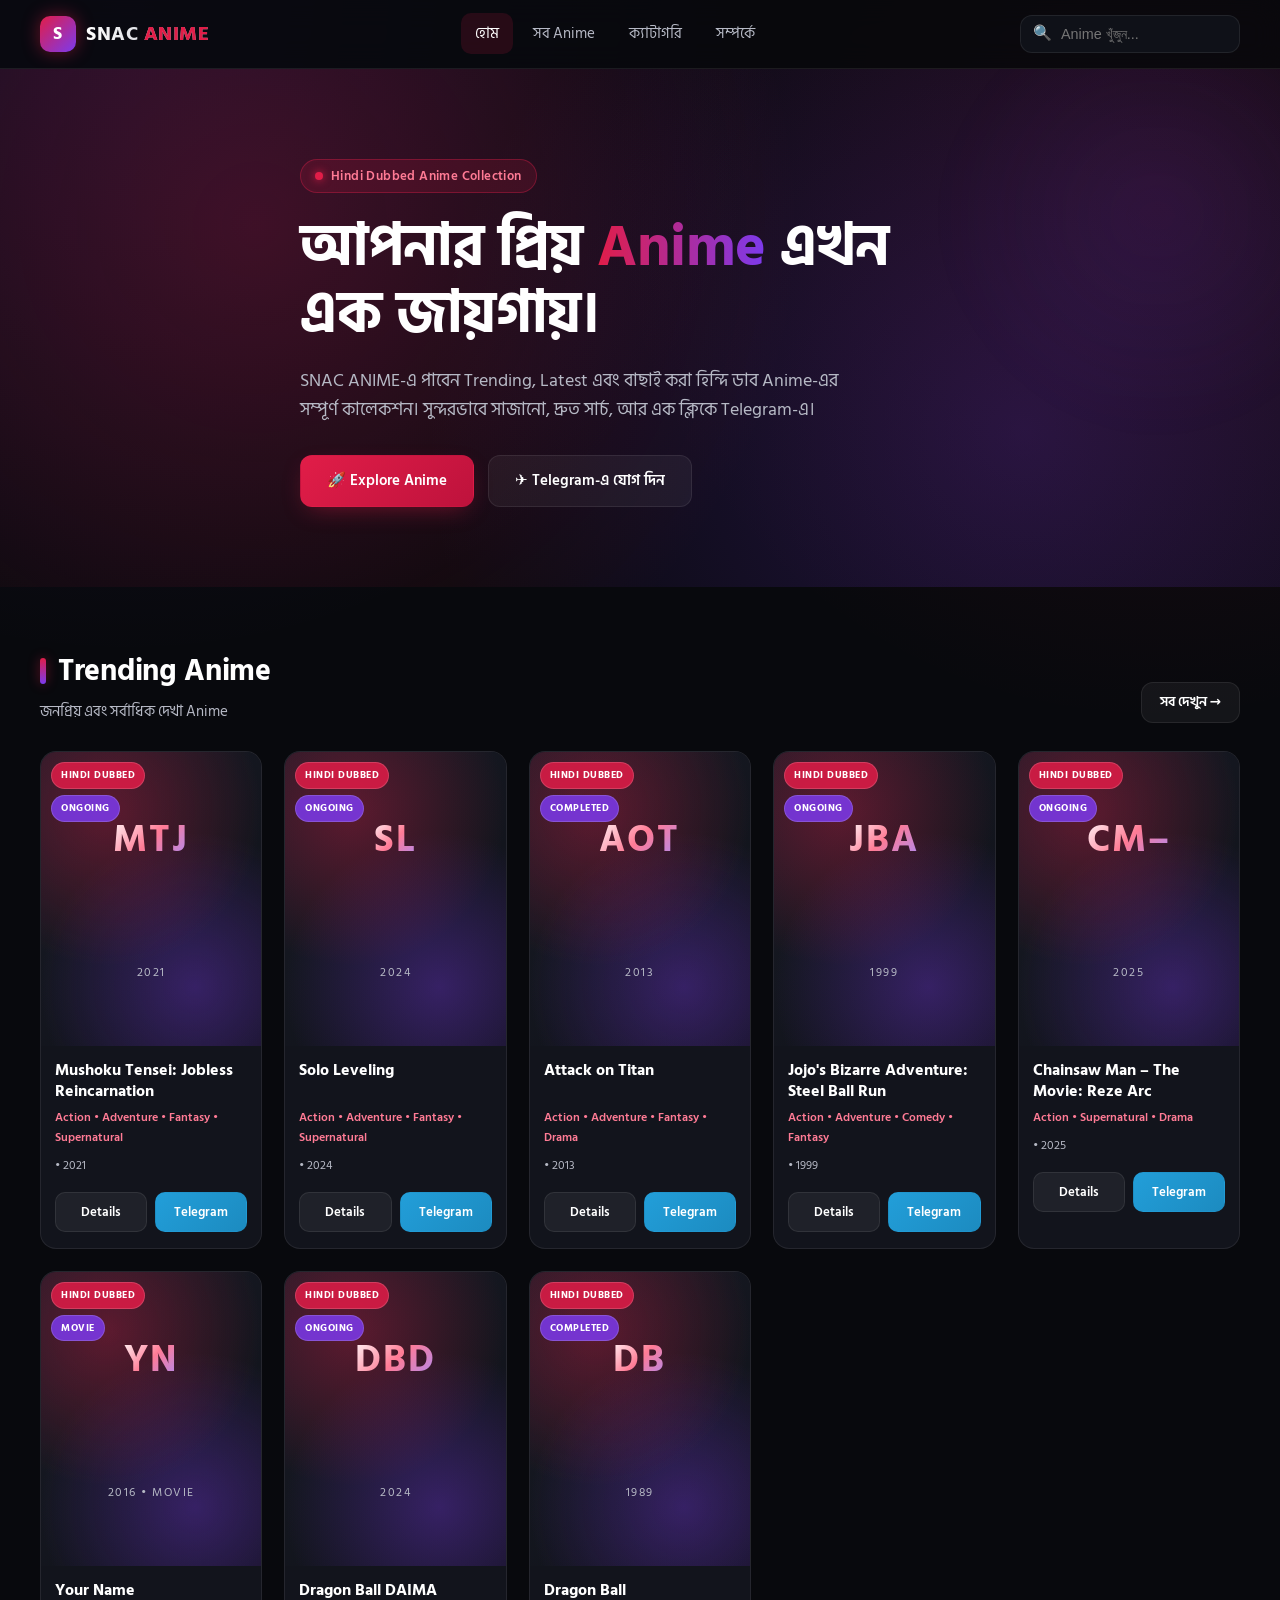
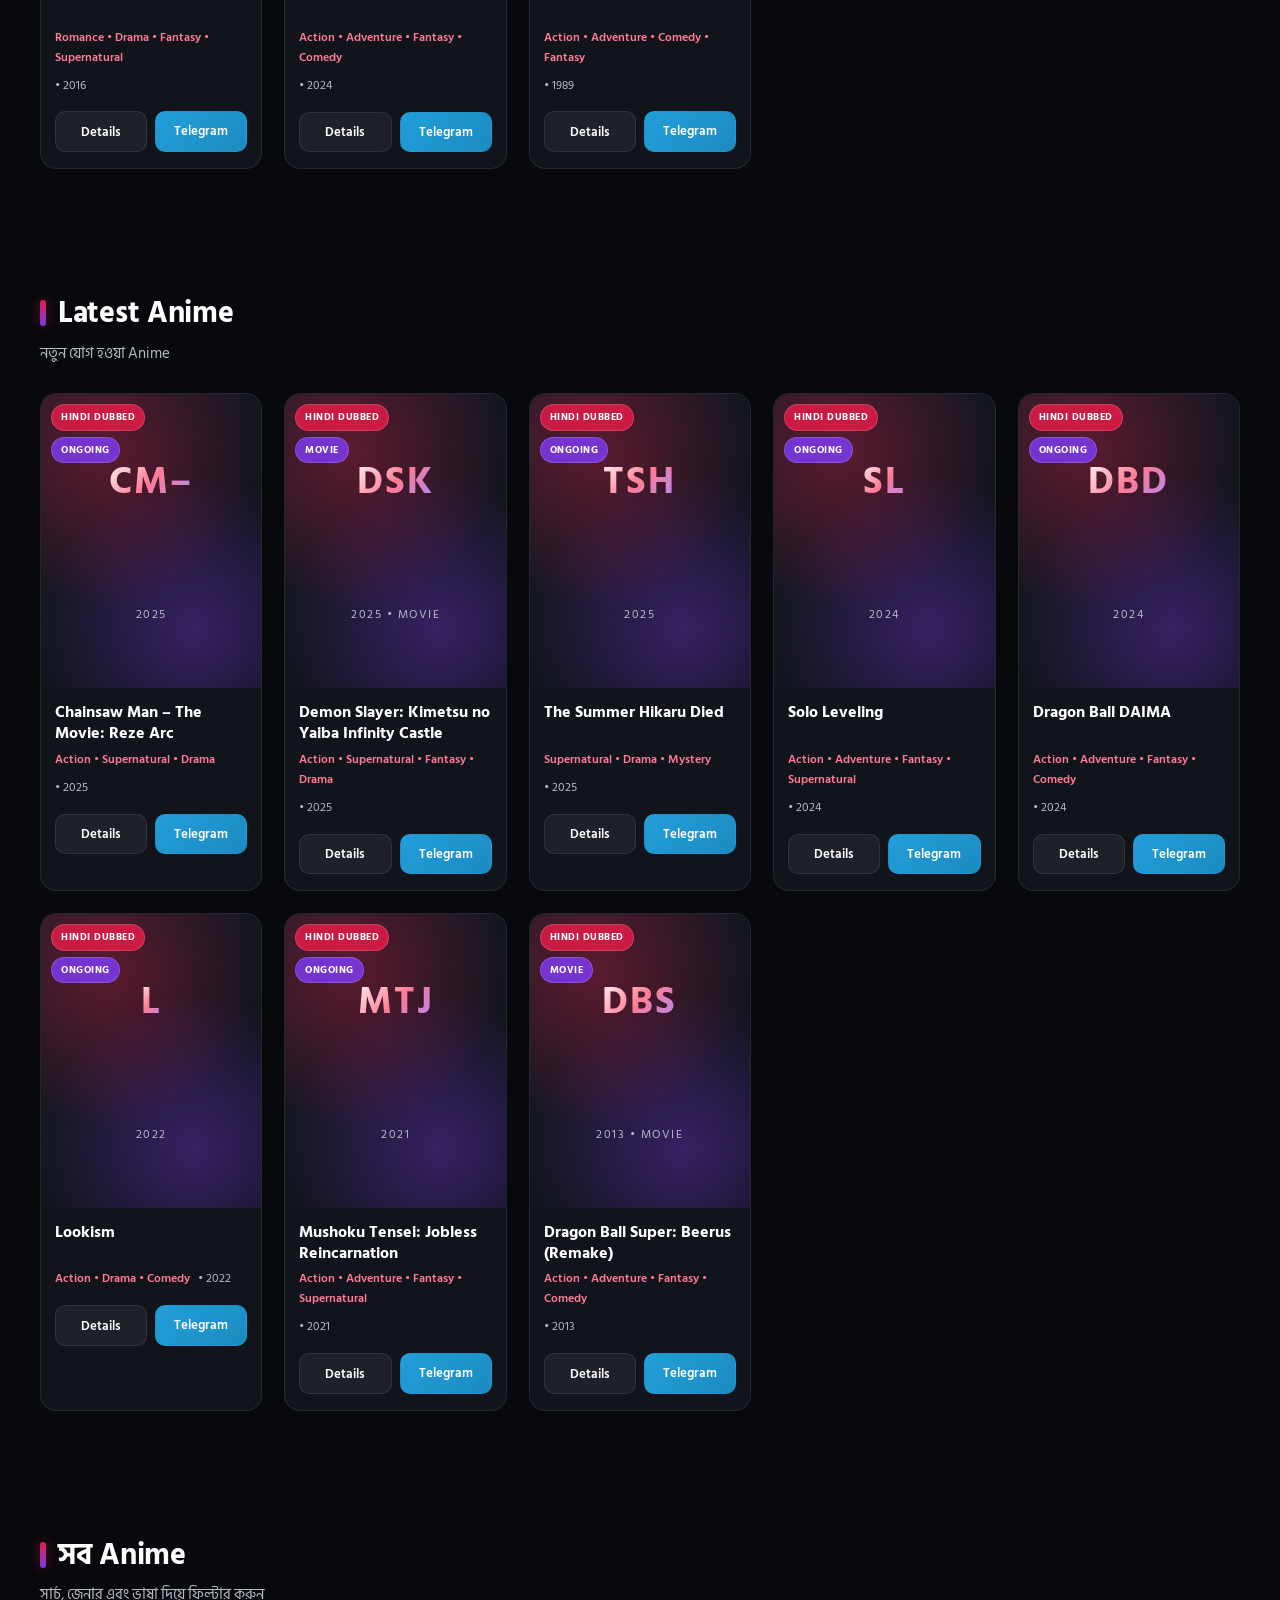
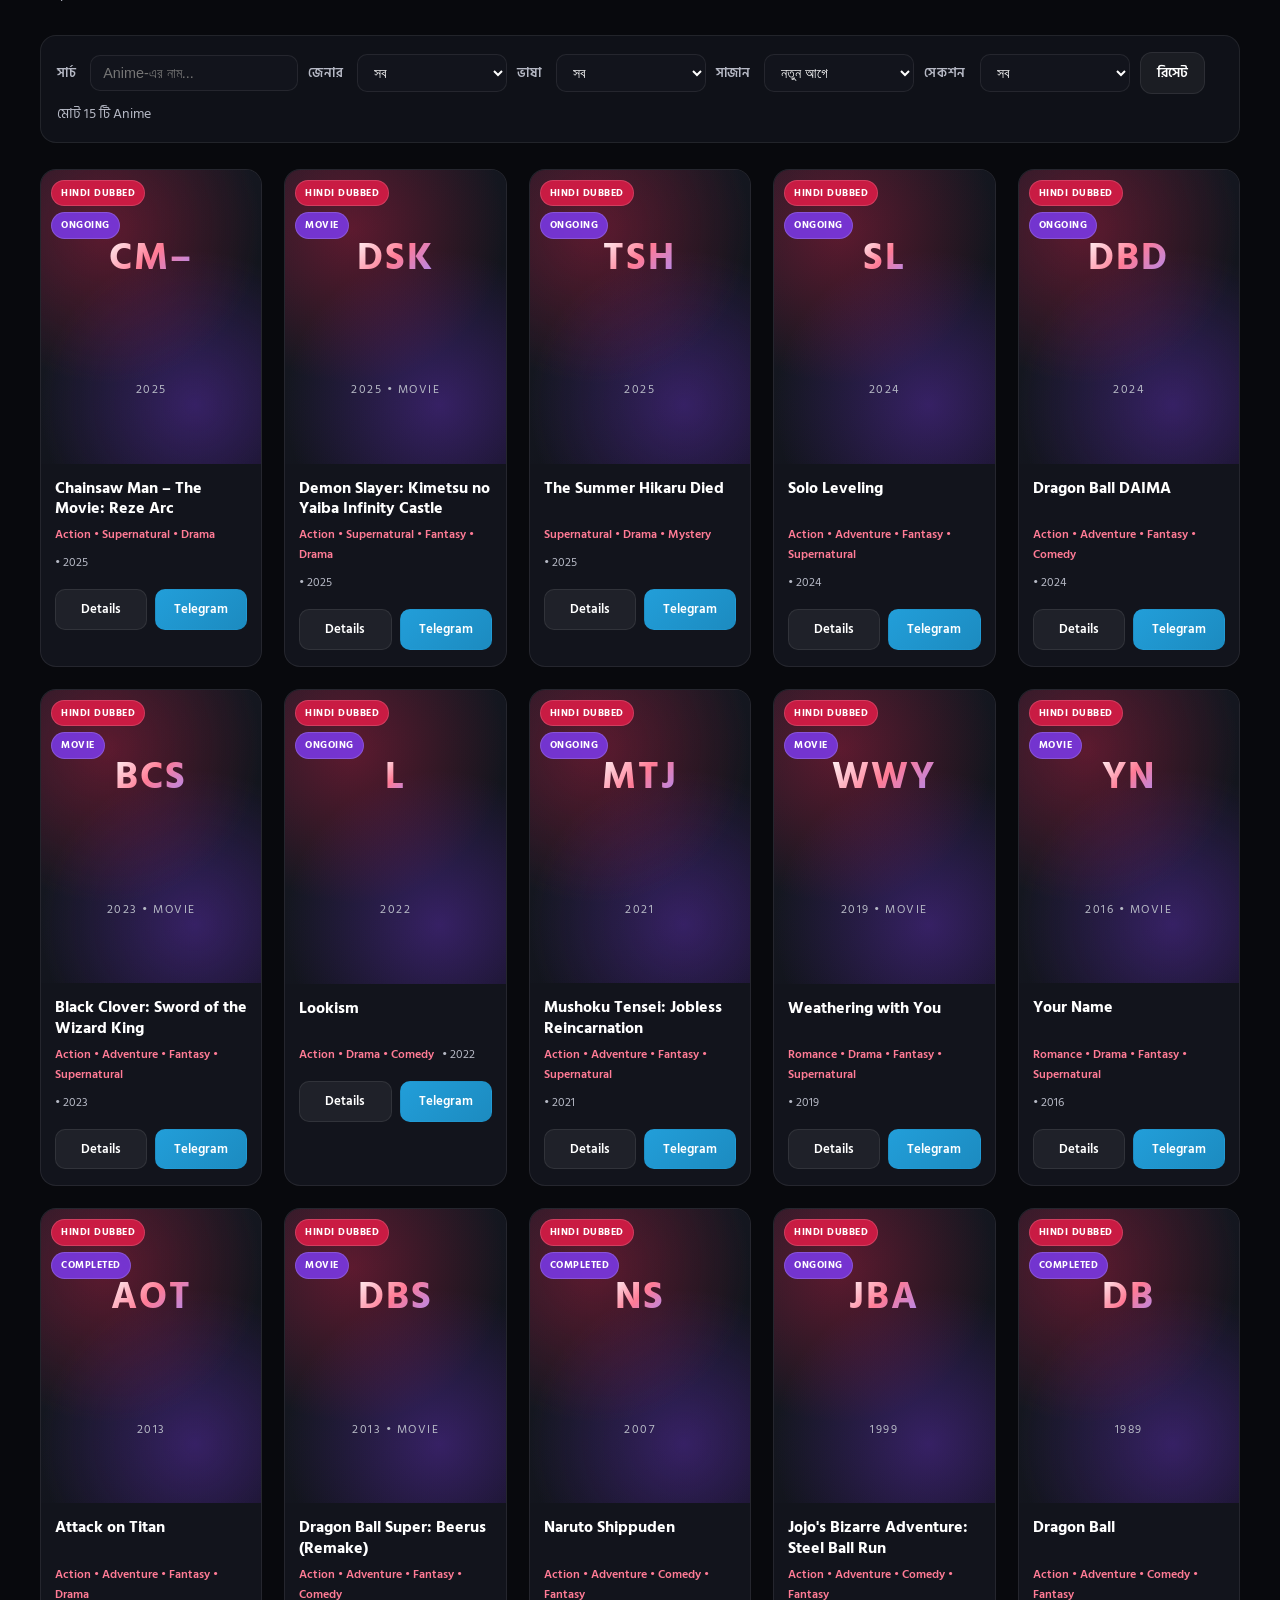
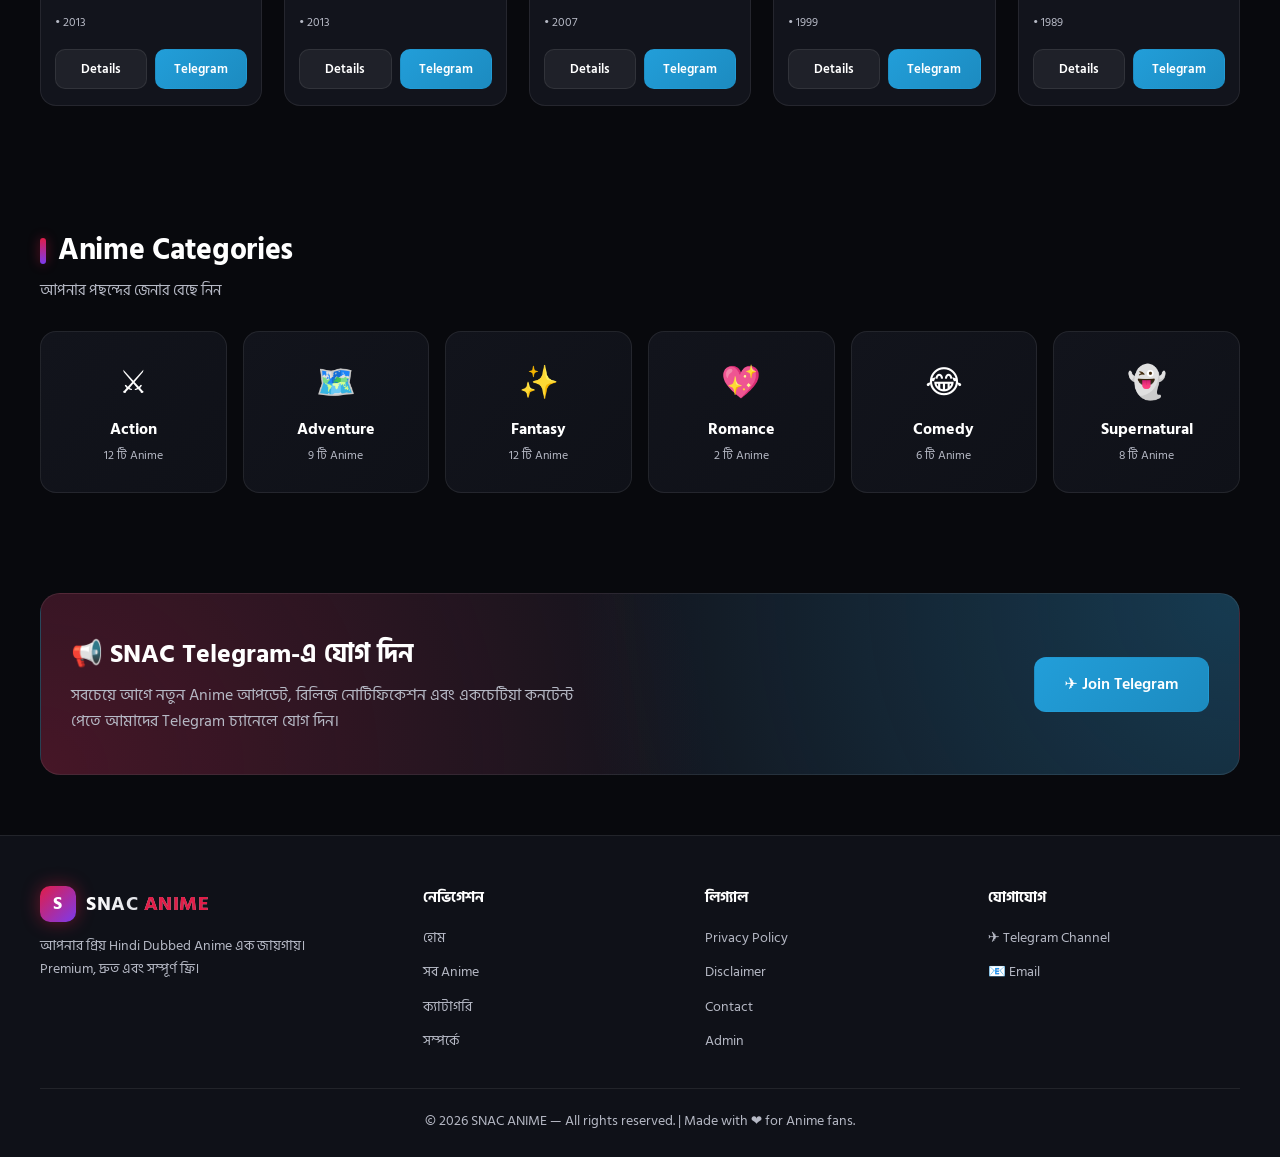
<file: index.html>
<!DOCTYPE html>
<html lang="bn">
<head>
  <meta charset="UTF-8" />
  <meta name="viewport" content="width=device-width, initial-scale=1.0" />
  <meta name="theme-color" content="#08090D" />

  <title>SNAC ANIME — Hindi Dubbed Anime Collection</title>
  <meta name="description" content="SNAC Anime — হিন্দি ডাব Anime-এর সেরা কালেকশন। Trending, Latest Anime এবং বাছাই করা ক্যাটাগরি এক জায়গায়। Telegram-এ যোগ দিন।" />
  <meta name="keywords" content="SNAC Anime, Hindi Dubbed Anime, Anime Collection, Bengali Anime Website, Trending Anime" />
  <meta name="author" content="SNAC ANIME" />

  <!-- Open Graph -->
  <meta property="og:title" content="SNAC ANIME — Hindi Dubbed Anime Collection" />
  <meta property="og:description" content="হিন্দি ডাব Anime-এর সেরা কালেকশন — Trending, Latest, Categories। Telegram-এ যোগ দিন।" />
  <meta property="og:type" content="website" />
  <meta property="og:url" content="https://snac-anime.vercel.app/" />
  <meta property="og:site_name" content="SNAC ANIME" />

  <link rel="preconnect" href="https://fonts.googleapis.com" />
  <link rel="preconnect" href="https://fonts.gstatic.com" crossorigin />
  <link href="https://fonts.googleapis.com/css2?family=Hind+Siliguri:wght@400;500;600;700&display=swap" rel="stylesheet" />
  <link rel="icon" href="data:image/svg+xml,<svg xmlns='http://www.w3.org/2000/svg' viewBox='0 0 100 100'><rect width='100' height='100' rx='20' fill='%23E11D48'/><text x='50' y='68' font-size='52' font-family='Arial' font-weight='bold' fill='white' text-anchor='middle'>S</text></svg>" />
  <link rel="stylesheet" href="styles.css" />
</head>
<body>

  <!-- ================= NAVBAR ================= -->
  <header class="navbar">
    <div class="container nav-inner">
      <a href="index.html" class="logo" aria-label="SNAC ANIME হোম">
        <span class="logo-mark">S</span>
        <span class="logo-text">SNAC <span>ANIME</span></span>
      </a>

      <nav aria-label="Primary">
        <ul class="nav-links">
          <li><a href="index.html" class="active">হোম</a></li>
          <li><a href="#all-section">সব Anime</a></li>
          <li><a href="#categories">ক্যাটাগরি</a></li>
          <li><a href="about.html">সম্পর্কে</a></li>
        </ul>
      </nav>

      <div class="nav-actions">
        <div class="search-box">
          <span class="icon">🔍</span>
          <input type="search" id="navSearch" placeholder="Anime খুঁজুন..." aria-label="Anime সার্চ" />
        </div>
        <button class="hamburger" id="hamburger" aria-label="মেনু খুলুন" aria-expanded="false">☰</button>
      </div>
    </div>

    <!-- ================= MOBILE MENU ================= -->
    <div class="mobile-menu" id="mobileMenu" aria-label="Mobile menu">
      <div class="m-search">
        <span>🔍</span>
        <input type="search" id="mobileSearch" placeholder="Anime খুঁজুন..." aria-label="Mobile Anime সার্চ" />
      </div>
      <a href="index.html">হোম</a>
      <a href="#all-section">সব Anime</a>
      <a href="#categories">ক্যাটাগরি</a>
      <a href="about.html">সম্পর্কে</a>
      <a href="privacy.html">Privacy Policy</a>
      <a href="disclaimer.html">Disclaimer</a>
      <a href="admin.html">Admin Panel</a>
      <a href="https://t.me/SNAC_hindi_anime" target="_blank" rel="noopener noreferrer">✈️ Telegram</a>
    </div>
  </header>

  <!-- ================= HERO ================= -->
  <section class="hero">
    <div class="container hero-content">
      <span class="badge"><span class="dot"></span> Hindi Dubbed Anime Collection</span>
      <h1>
        আপনার প্রিয় <span class="grad">Anime</span> এখন <br />
        এক জায়গায়।
      </h1>
      <p>
        SNAC ANIME-এ পাবেন Trending, Latest এবং বাছাই করা হিন্দি ডাব Anime-এর সম্পূর্ণ কালেকশন।
        সুন্দরভাবে সাজানো, দ্রুত সার্চ, আর এক ক্লিকে Telegram-এ।
      </p>
      <div class="hero-actions">
        <a href="#all-section" class="btn btn-primary" id="exploreBtn">🚀 Explore Anime</a>
        <a href="https://t.me/SNAC_hindi_anime" class="btn btn-ghost" target="_blank" rel="noopener noreferrer">✈️ Telegram-এ যোগ দিন</a>
      </div>
    </div>
  </section>

  <!-- ================= TRENDING ================= -->
  <section class="section" id="trending">
    <div class="container">
      <div class="section-head">
        <div>
          <h2 class="section-title">Trending Anime</h2>
          <div class="section-sub">জনপ্রিয় এবং সর্বাধিক দেখা Anime</div>
        </div>
        <a href="#all-section" class="btn btn-ghost" style="padding:9px 18px;font-size:0.85rem;">সব দেখুন →</a>
      </div>
      <div class="anime-grid" id="trendingGrid" aria-live="polite"></div>
    </div>
  </section>

  <!-- ================= LATEST ================= -->
  <section class="section" id="latest">
    <div class="container">
      <div class="section-head">
        <div>
          <h2 class="section-title">Latest Anime</h2>
          <div class="section-sub">নতুন যোগ হওয়া Anime</div>
        </div>
      </div>
      <div class="anime-grid" id="latestGrid" aria-live="polite"></div>
    </div>
  </section>

  <!-- ================= ALL + FILTERS ================= -->
  <section class="section" id="all-section">
    <div class="container">
      <div class="section-head">
        <div>
          <h2 class="section-title">সব Anime</h2>
          <div class="section-sub">সার্চ, জেনার এবং ভাষা দিয়ে ফিল্টার করুন</div>
        </div>
      </div>

      <div class="filter-bar" role="search">
        <label for="filterSearch">সার্চ</label>
        <input type="search" id="filterSearch" placeholder="Anime-এর নাম..." style="flex:1 1 200px;min-width:150px;" />

        <label for="genreSelect">জেনার</label>
        <select id="genreSelect">
          <option value="all">সব</option>
          <option value="Action">Action</option>
          <option value="Adventure">Adventure</option>
          <option value="Fantasy">Fantasy</option>
          <option value="Romance">Romance</option>
          <option value="Comedy">Comedy</option>
          <option value="Supernatural">Supernatural</option>
        </select>

        <label for="languageSelect">ভাষা</label>
        <select id="languageSelect">
          <option value="all">সব</option>
          <option value="Hindi Dubbed">Hindi Dubbed</option>
          <option value="Subtitle">Subtitle</option>
        </select>

        <label for="sortSelect">সাজান</label>
        <select id="sortSelect">
          <option value="latest">নতুন আগে</option>
          <option value="oldest">পুরনো আগে</option>
          <option value="az">A → Z</option>
          <option value="za">Z → A</option>
          <option value="rating">রেটিং</option>
        </select>

        <label for="sectionSelect">সেকশন</label>
        <select id="sectionSelect">
          <option value="all">সব</option>
          <option value="trending">Trending</option>
          <option value="latest">Latest</option>
        </select>

        <button class="btn btn-ghost" id="clearFilters" type="button" style="padding:9px 16px;font-size:0.85rem;">রিসেট</button>
        <span class="spacer"></span>
        <span class="filter-count" id="filterCount"></span>
      </div>

      <div class="anime-grid" id="allGrid" aria-live="polite"></div>
    </div>
  </section>

  <!-- ================= CATEGORIES ================= -->
  <section class="section" id="categories">
    <div class="container">
      <div class="section-head">
        <div>
          <h2 class="section-title">Anime Categories</h2>
          <div class="section-sub">আপনার পছন্দের জেনার বেছে নিন</div>
        </div>
      </div>
      <div class="cat-grid" id="catGrid"></div>
    </div>
  </section>

  <!-- ================= TELEGRAM BANNER ================= -->
  <section class="container">
    <div class="tg-banner">
      <div>
        <h3>📢 SNAC Telegram-এ যোগ দিন</h3>
        <p>সবচেয়ে আগে নতুন Anime আপডেট, রিলিজ নোটিফিকেশন এবং একচেটিয়া কনটেন্ট পেতে আমাদের Telegram চ্যানেলে যোগ দিন।</p>
      </div>
      <a href="https://t.me/SNAC_hindi_anime" class="btn btn-tg" target="_blank" rel="noopener noreferrer">✈️ Join Telegram</a>
    </div>
  </section>

  <!-- ================= FOOTER ================= -->
  <footer class="footer">
    <div class="container">
      <div class="footer-grid">
        <div>
          <div class="logo" style="margin-bottom:8px;">
            <span class="logo-mark">S</span>
            <span class="logo-text">SNAC <span>ANIME</span></span>
          </div>
          <p class="desc">আপনার প্রিয় Hindi Dubbed Anime এক জায়গায়। Premium, দ্রুত এবং সম্পূর্ণ ফ্রি।</p>
        </div>
        <div>
          <h4>নেভিগেশন</h4>
          <ul>
            <li><a href="index.html">হোম</a></li>
            <li><a href="#all-section">সব Anime</a></li>
            <li><a href="#categories">ক্যাটাগরি</a></li>
            <li><a href="about.html">সম্পর্কে</a></li>
          </ul>
        </div>
        <div>
          <h4>লিগ্যাল</h4>
          <ul>
            <li><a href="privacy.html">Privacy Policy</a></li>
            <li><a href="disclaimer.html">Disclaimer</a></li>
            <li><a href="about.html#contact">Contact</a></li>
            <li><a href="admin.html">Admin</a></li>
          </ul>
        </div>
        <div>
          <h4>যোগাযোগ</h4>
          <ul>
            <li><a href="https://t.me/SNAC_hindi_anime" target="_blank" rel="noopener noreferrer">✈️ Telegram Channel</a></li>
            <li><a href="mailto:contact@example.com">📧 Email</a></li>
          </ul>
        </div>
      </div>
      <div class="footer-bottom">
        © <span id="year"></span> SNAC ANIME — All rights reserved. |
        Made with ❤️ for Anime fans.
      </div>
    </div>
  </footer>

  <!-- ================= MODAL ================= -->
  <div class="modal-overlay" id="modalOverlay"></div>

  <!-- Back to top -->
  <button class="to-top" id="toTop" aria-label="উপরে যান">↑</button>

  <script src="anime-data.js"></script>
  <script src="script.js"></script>
  <script>
    document.getElementById("year").textContent = new Date().getFullYear();
  </script>
</body>
</html>
</file>
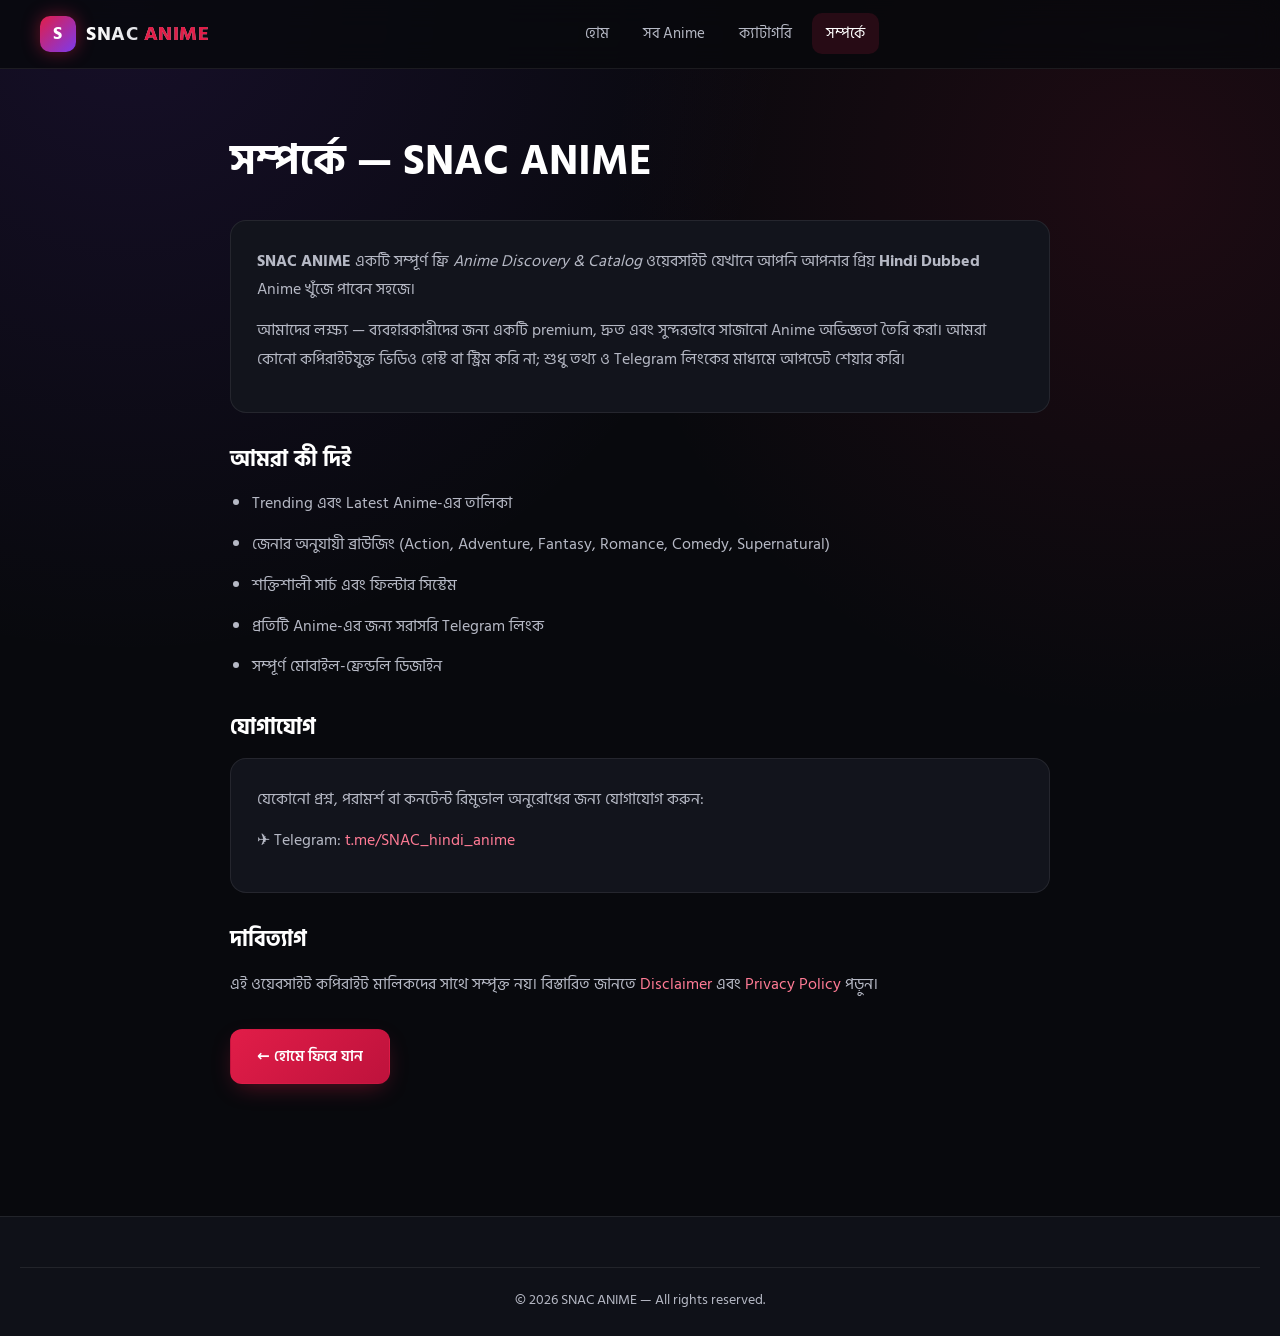
<file: about.html>
<!DOCTYPE html>
<html lang="bn">
<head>
  <meta charset="UTF-8" />
  <meta name="viewport" content="width=device-width, initial-scale=1.0" />
  <title>সম্পর্কে — SNAC ANIME</title>
  <meta name="description" content="SNAC ANIME সম্পর্কে জানুন — আমরা একটি Hindi Dubbed Anime কালেকশন ওয়েবসাইট।" />
  <link href="https://fonts.googleapis.com/css2?family=Hind+Siliguri:wght@400;500;600;700&display=swap" rel="stylesheet" />
  <link rel="stylesheet" href="styles.css" />
</head>
<body>
  <header class="navbar">
    <div class="container nav-inner">
      <a href="index.html" class="logo"><span class="logo-mark">S</span><span class="logo-text">SNAC <span>ANIME</span></span></a>
      <nav><ul class="nav-links">
        <li><a href="index.html">হোম</a></li>
        <li><a href="index.html#all-section">সব Anime</a></li>
        <li><a href="index.html#categories">ক্যাটাগরি</a></li>
        <li><a href="about.html" class="active">সম্পর্কে</a></li>
      </ul></nav>
      <div class="nav-actions"><button class="hamburger" onclick="location.href='index.html'">←</button></div>
    </div>
  </header>

  <main class="container page-wrap">
    <h1>সম্পর্কে — SNAC ANIME</h1>
    <div class="card-panel">
      <p><strong>SNAC ANIME</strong> একটি সম্পূর্ণ ফ্রি <em>Anime Discovery & Catalog</em> ওয়েবসাইট যেখানে আপনি আপনার প্রিয় <strong>Hindi Dubbed</strong> Anime খুঁজে পাবেন সহজে।</p>
      <p>আমাদের লক্ষ্য — ব্যবহারকারীদের জন্য একটি premium, দ্রুত এবং সুন্দরভাবে সাজানো Anime অভিজ্ঞতা তৈরি করা। আমরা কোনো কপিরাইটযুক্ত ভিডিও হোস্ট বা স্ট্রিম করি না; শুধু তথ্য ও Telegram লিংকের মাধ্যমে আপডেট শেয়ার করি।</p>
    </div>

    <h2>আমরা কী দিই</h2>
    <ul>
      <li>Trending এবং Latest Anime-এর তালিকা</li>
      <li>জেনার অনুযায়ী ব্রাউজিং (Action, Adventure, Fantasy, Romance, Comedy, Supernatural)</li>
      <li>শক্তিশালী সার্চ এবং ফিল্টার সিস্টেম</li>
      <li>প্রতিটি Anime-এর জন্য সরাসরি Telegram লিংক</li>
      <li>সম্পূর্ণ মোবাইল-ফ্রেন্ডলি ডিজাইন</li>
    </ul>

    <h2 id="contact">যোগাযোগ</h2>
    <div class="card-panel">
      <p>যেকোনো প্রশ্ন, পরামর্শ বা কনটেন্ট রিমুভাল অনুরোধের জন্য যোগাযোগ করুন:</p>
      <p>✈️ Telegram: <a href="https://t.me/SNAC_hindi_anime" target="_blank" rel="noopener noreferrer" style="color:#ff7b95;">t.me/SNAC_hindi_anime</a></p>
    </div>

    <h2>দাবিত্যাগ</h2>
    <p>এই ওয়েবসাইট কপিরাইট মালিকদের সাথে সম্পৃক্ত নয়। বিস্তারিত জানতে <a href="disclaimer.html" style="color:#ff7b95;">Disclaimer</a> এবং <a href="privacy.html" style="color:#ff7b95;">Privacy Policy</a> পড়ুন।</p>

    <p style="margin-top:30px;"><a href="index.html" class="btn btn-primary">← হোমে ফিরে যান</a></p>
  </main>

  <footer class="footer">
    <div class="container footer-bottom">© <span id="year"></span> SNAC ANIME — All rights reserved.</div>
  </footer>
  <script>document.getElementById("year").textContent = new Date().getFullYear();</script>
</body>
</html>
</file>
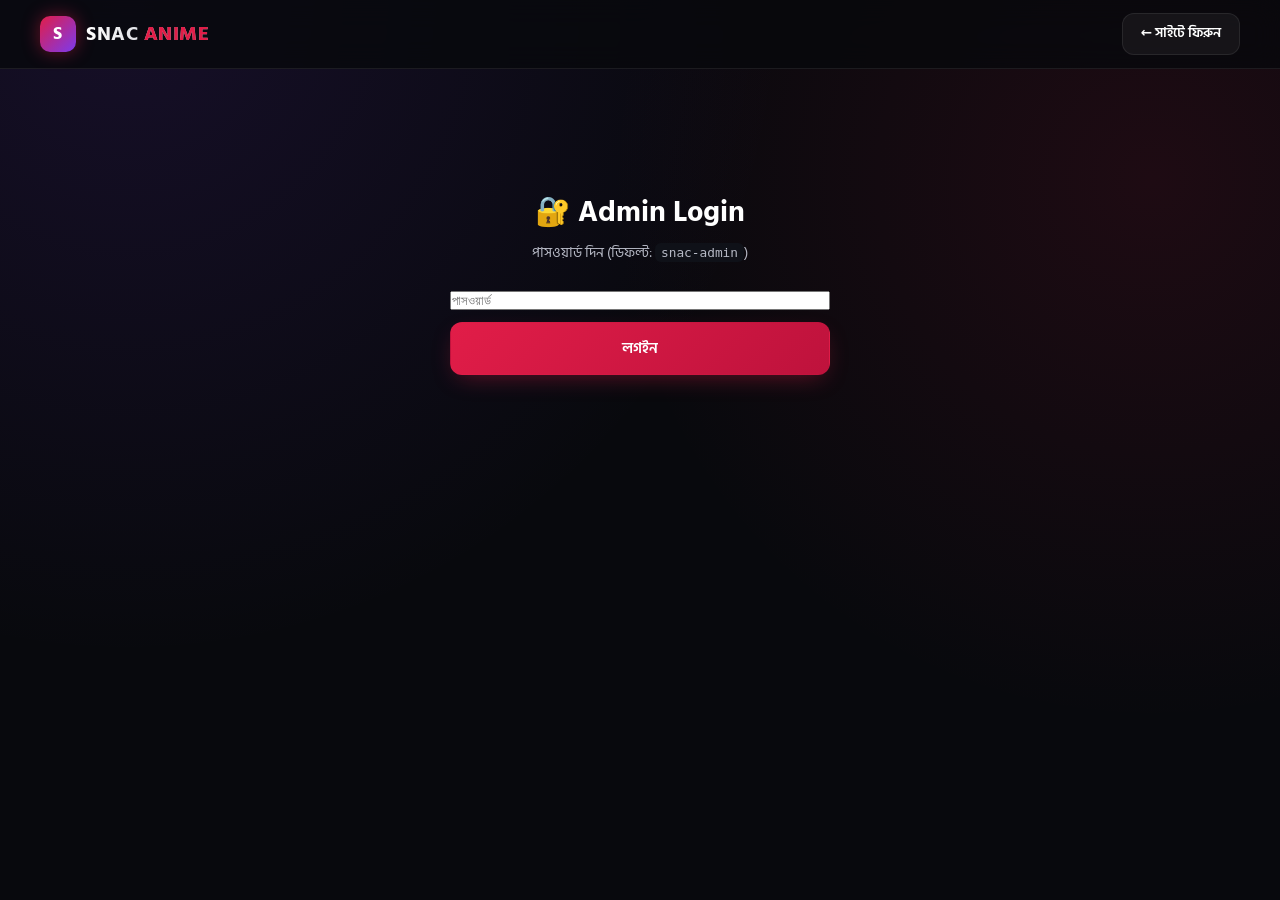
<file: admin.html>
<!DOCTYPE html>
<html lang="bn">
<head>
  <meta charset="UTF-8" />
  <meta name="viewport" content="width=device-width, initial-scale=1.0" />
  <meta name="robots" content="noindex, nofollow" />
  <title>Admin — SNAC ANIME</title>
  <link href="https://fonts.googleapis.com/css2?family=Hind+Siliguri:wght@400;500;600;700&display=swap" rel="stylesheet" />
  <link rel="stylesheet" href="styles.css" />
  <style>
    .admin-wrap { max-width: 1100px; margin: 0 auto; padding: 40px 20px; }
    .admin-wrap h1 { font-size: 1.8rem; margin-bottom: 6px; }
    .admin-wrap .hint { color: var(--text-soft); margin-bottom: 24px; font-size: 0.9rem; }
    .admin-grid { display: grid; grid-template-columns: 1fr 1fr; gap: 20px; }
    @media (max-width: 820px) { .admin-grid { grid-template-columns: 1fr; } }
    .admin-card { background: var(--card); border: 1px solid var(--border); border-radius: var(--radius); padding: 20px; }
    .admin-card h2 { font-size: 1.1rem; margin-bottom: 14px; display: flex; align-items: center; gap: 8px; }
    .form-row { display: flex; flex-direction: column; gap: 6px; margin-bottom: 12px; }
    .form-row label { font-size: 0.82rem; color: var(--text-soft); font-weight: 600; }
    .form-row input, .form-row select, .form-row textarea {
      background: var(--bg-soft); border: 1px solid var(--border); color: #fff;
      border-radius: 10px; padding: 10px 12px; font-size: 0.9rem; outline: none; font-family: inherit;
    }
    .form-row input:focus, .form-row select:focus, .form-row textarea:focus { border-color: var(--primary); }
    .form-row textarea { resize: vertical; min-height: 70px; }
    .form-row .checkline { display: flex; gap: 16px; flex-wrap: wrap; }
    .form-row .checkline label { display: flex; align-items: center; gap: 6px; font-size: 0.85rem; color: var(--text-soft); text-transform: none; font-weight: 400; }
    .form-row .checkline input[type="checkbox"] { width: 16px; height: 16px; accent-color: var(--primary); }
    .admin-actions { display: flex; gap: 10px; margin-top: 14px; flex-wrap: wrap; }
    .admin-actions .btn { padding: 10px 18px; font-size: 0.88rem; }
    .login-box { max-width: 380px; margin: 80px auto; text-align: center; }
    .login-box input { width: 100%; margin-bottom: 12px; }
    .login-box .btn { width: 100%; }
    .msg { font-size: 0.85rem; margin-top: 10px; min-height: 1.2em; }
    .msg.ok { color: #34d399; }
    .msg.err { color: #f87171; }
    .admin-list { display: flex; flex-direction: column; gap: 8px; max-height: 420px; overflow-y: auto; margin-top: 10px; }
    .admin-item {
      display: flex; align-items: center; gap: 10px;
      padding: 10px 12px; background: var(--bg-soft);
      border: 1px solid var(--border); border-radius: 10px;
      font-size: 0.85rem;
    }
    .admin-item .ai-title { flex: 1; font-weight: 600; }
    .admin-item .ai-meta { color: var(--text-soft); font-size: 0.78rem; }
    .admin-item button { padding: 6px 10px; border-radius: 8px; font-size: 0.75rem; }
    .ai-badge { font-size: 0.65rem; padding: 2px 7px; border-radius: 999px; background: rgba(225,29,72,0.2); color: #ff7b95; }
    .ai-badge.custom { background: rgba(124,58,237,0.25); color: #c4b5fd; }
    .ai-badge.base { background: rgba(52,211,153,0.2); color: #6ee7b7; }
    .toolbar { display: flex; gap: 10px; align-items: center; flex-wrap: wrap; margin-bottom: 14px; }
    .toolbar input { flex: 1; min-width: 180px; }
    code { background: var(--bg-soft); padding: 2px 6px; border-radius: 6px; font-size: 0.8rem; }
  </style>
</head>
<body>
  <header class="navbar">
    <div class="container nav-inner">
      <a href="index.html" class="logo"><span class="logo-mark">S</span><span class="logo-text">SNAC <span>ANIME</span></span></a>
      <div class="nav-actions"><a href="index.html" class="btn btn-ghost" style="padding:9px 18px;font-size:0.85rem;">← সাইটে ফিরুন</a></div>
    </div>
  </header>

  <main class="admin-wrap">
    <!-- LOGIN -->
    <div id="loginView">
      <div class="login-box">
        <h1>🔐 Admin Login</h1>
        <p class="hint">পাসওয়ার্ড দিন (ডিফল্ট: <code>snac-admin</code>)</p>
        <input type="password" id="adminPass" placeholder="পাসওয়ার্ড" />
        <button class="btn btn-primary" id="loginBtn">লগইন</button>
        <div class="msg" id="loginMsg"></div>
      </div>
    </div>

    <!-- PANEL -->
    <div id="panelView" style="display:none;">
      <h1>⚙️ Admin Panel</h1>
      <p class="hint">এখান থেকে Anime যোগ, এডিট বা ডিলিট করতে পারবেন। ডেটা ব্রাউজারের localStorage-এ সেভ হয়।</p>

      <div class="admin-grid">
        <!-- FORM -->
        <div class="admin-card">
          <h2 id="formTitle">➕ নতুন Anime যোগ করুন</h2>
          <form id="animeForm">
            <input type="hidden" id="editId" value="" />
            <div class="form-row"><label>ID (ইংরেজি, ইউনিক) *</label><input id="fId" placeholder="e.g. one-piece" required /></div>
            <div class="form-row"><label>Title *</label><input id="fTitle" required /></div>
            <div class="form-row"><label>Title (বাংলা)</label><input id="fTitleBn" /></div>
            <div class="form-row"><label>Genre (কমা দিয়ে) *</label><input id="fGenre" placeholder="Action, Fantasy" required /></div>
            <div class="form-row"><label>Year *</label><input id="fYear" type="number" min="1900" max="2100" required /></div>
            <div class="form-row"><label>Language</label>
              <select id="fLanguage">
                <option value="Hindi Dubbed">Hindi Dubbed</option>
                <option value="Subtitle">Subtitle</option>
              </select>
            </div>
            <div class="form-row"><label>Status</label>
              <select id="fStatus">
                <option value="Ongoing">Ongoing</option>
                <option value="Completed">Completed</option>
                <option value="Movie">Movie</option>
              </select>
            </div>
            <div class="form-row"><label>Rating (0-10)</label><input id="fRating" type="number" step="0.1" min="0" max="10" value="8" /></div>
            <div class="form-row"><label>Poster URL (অপশনাল)</label><input id="fPoster" placeholder="https://..." /></div>
            <div class="form-row"><label>Description</label><textarea id="fDesc"></textarea></div>
            <div class="form-row"><label>Telegram Post URL (অপশনাল)</label><input id="fTelegram" placeholder="https://t.me/SNAC_hindi_anime/123" /></div>
            <div class="form-row"><label>ফ্ল্যাগ</label>
              <div class="checkline">
                <label><input type="checkbox" id="fTrending" /> Trending</label>
                <label><input type="checkbox" id="fLatest" /> Latest</label>
              </div>
            </div>
            <div class="admin-actions">
              <button type="submit" class="btn btn-primary" id="saveBtn">💾 সেভ করুন</button>
              <button type="button" class="btn btn-ghost" id="resetBtn">রিসেট</button>
            </div>
            <div class="msg" id="formMsg"></div>
          </form>
        </div>

        <!-- LIST -->
        <div class="admin-card">
          <h2>📋 Anime তালিকা</h2>
          <div class="toolbar">
            <input type="search" id="adminSearch" placeholder="সার্চ..." />
            <button class="btn btn-ghost" id="exportBtn" style="padding:9px 14px;font-size:0.82rem;">⬇ Export</button>
            <button class="btn btn-ghost" id="importBtn" style="padding:9px 14px;font-size:0.82rem;">⬆ Import</button>
            <input type="file" id="importFile" accept=".json" style="display:none;" />
          </div>
          <div class="admin-list" id="adminList"></div>
          <div class="msg" id="listMsg"></div>
        </div>
      </div>

      <div class="admin-actions" style="margin-top:24px;">
        <button class="btn btn-ghost" id="logoutBtn">🚪 লগআউট</button>
        <button class="btn btn-ghost" id="clearCustomBtn" style="color:#f87171;">🗑 সব কাস্টম ডেটা মুছুন</button>
      </div>
    </div>
  </main>

  <script src="anime-data.js"></script>
  <script src="admin.js"></script>
</body>
</html>
</file>
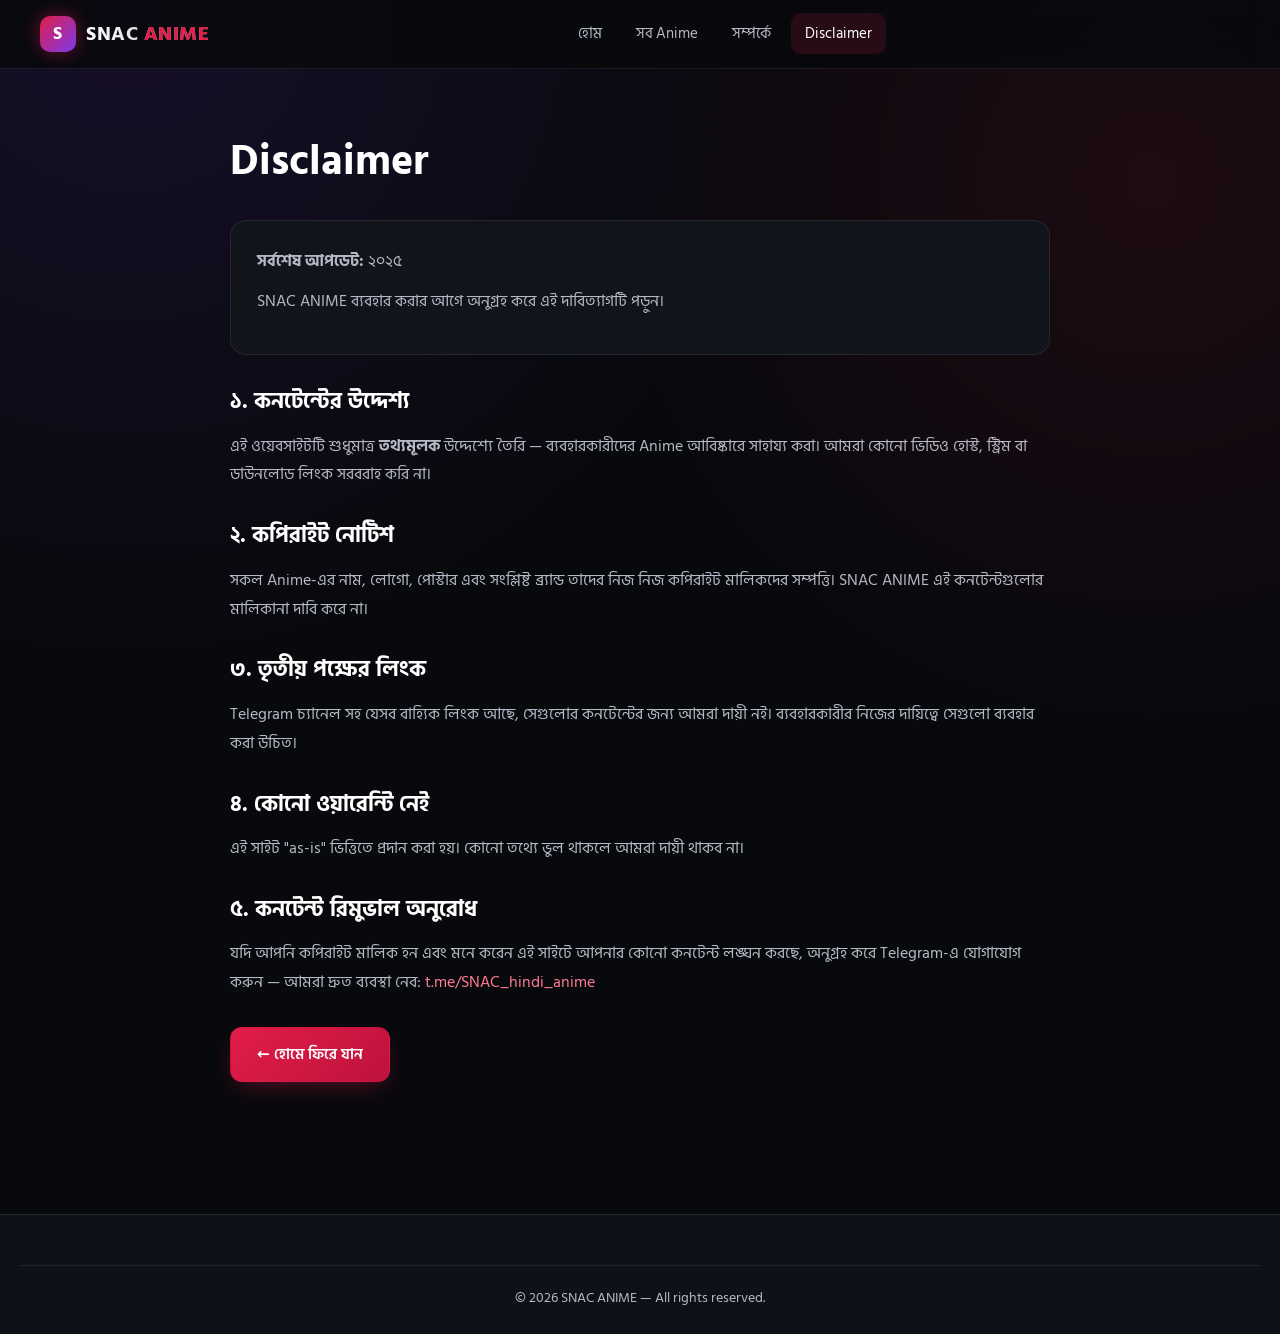
<file: disclaimer.html>
<!DOCTYPE html>
<html lang="bn">
<head>
  <meta charset="UTF-8" />
  <meta name="viewport" content="width=device-width, initial-scale=1.0" />
  <title>Disclaimer — SNAC ANIME</title>
  <meta name="description" content="SNAC ANIME-এর Disclaimer — কপিরাইট ও কনটেন্ট সংক্রান্ত তথ্য।" />
  <link href="https://fonts.googleapis.com/css2?family=Hind+Siliguri:wght@400;500;600;700&display=swap" rel="stylesheet" />
  <link rel="stylesheet" href="styles.css" />
</head>
<body>
  <header class="navbar">
    <div class="container nav-inner">
      <a href="index.html" class="logo"><span class="logo-mark">S</span><span class="logo-text">SNAC <span>ANIME</span></span></a>
      <nav><ul class="nav-links">
        <li><a href="index.html">হোম</a></li>
        <li><a href="index.html#all-section">সব Anime</a></li>
        <li><a href="about.html">সম্পর্কে</a></li>
        <li><a href="disclaimer.html" class="active">Disclaimer</a></li>
      </ul></nav>
      <div class="nav-actions"><button class="hamburger" onclick="location.href='index.html'">←</button></div>
    </div>
  </header>

  <main class="container page-wrap">
    <h1>Disclaimer</h1>
    <div class="card-panel">
      <p><strong>সর্বশেষ আপডেট:</strong> ২০২৫</p>
      <p>SNAC ANIME ব্যবহার করার আগে অনুগ্রহ করে এই দাবিত্যাগটি পড়ুন।</p>
    </div>

    <h2>১. কনটেন্টের উদ্দেশ্য</h2>
    <p>এই ওয়েবসাইটটি শুধুমাত্র <strong>তথ্যমূলক</strong> উদ্দেশ্যে তৈরি — ব্যবহারকারীদের Anime আবিষ্কারে সাহায্য করা। আমরা কোনো ভিডিও হোস্ট, স্ট্রিম বা ডাউনলোড লিংক সরবরাহ করি না।</p>

    <h2>২. কপিরাইট নোটিশ</h2>
    <p>সকল Anime-এর নাম, লোগো, পোস্টার এবং সংশ্লিষ্ট ব্র্যান্ড তাদের নিজ নিজ কপিরাইট মালিকদের সম্পত্তি। SNAC ANIME এই কনটেন্টগুলোর মালিকানা দাবি করে না।</p>

    <h2>৩. তৃতীয় পক্ষের লিংক</h2>
    <p>Telegram চ্যানেল সহ যেসব বাহ্যিক লিংক আছে, সেগুলোর কনটেন্টের জন্য আমরা দায়ী নই। ব্যবহারকারীর নিজের দায়িত্বে সেগুলো ব্যবহার করা উচিত।</p>

    <h2>৪. কোনো ওয়ারেন্টি নেই</h2>
    <p>এই সাইট "as-is" ভিত্তিতে প্রদান করা হয়। কোনো তথ্যে ভুল থাকলে আমরা দায়ী থাকব না।</p>

    <h2>৫. কনটেন্ট রিমুভাল অনুরোধ</h2>
    <p>যদি আপনি কপিরাইট মালিক হন এবং মনে করেন এই সাইটে আপনার কোনো কনটেন্ট লঙ্ঘন করছে, অনুগ্রহ করে Telegram-এ যোগাযোগ করুন — আমরা দ্রুত ব্যবস্থা নেব: <a href="https://t.me/SNAC_hindi_anime" target="_blank" rel="noopener noreferrer" style="color:#ff7b95;">t.me/SNAC_hindi_anime</a></p>

    <p style="margin-top:30px;"><a href="index.html" class="btn btn-primary">← হোমে ফিরে যান</a></p>
  </main>

  <footer class="footer">
    <div class="container footer-bottom">© <span id="year"></span> SNAC ANIME — All rights reserved.</div>
  </footer>
  <script>document.getElementById("year").textContent = new Date().getFullYear();</script>
</body>
</html>
</file>
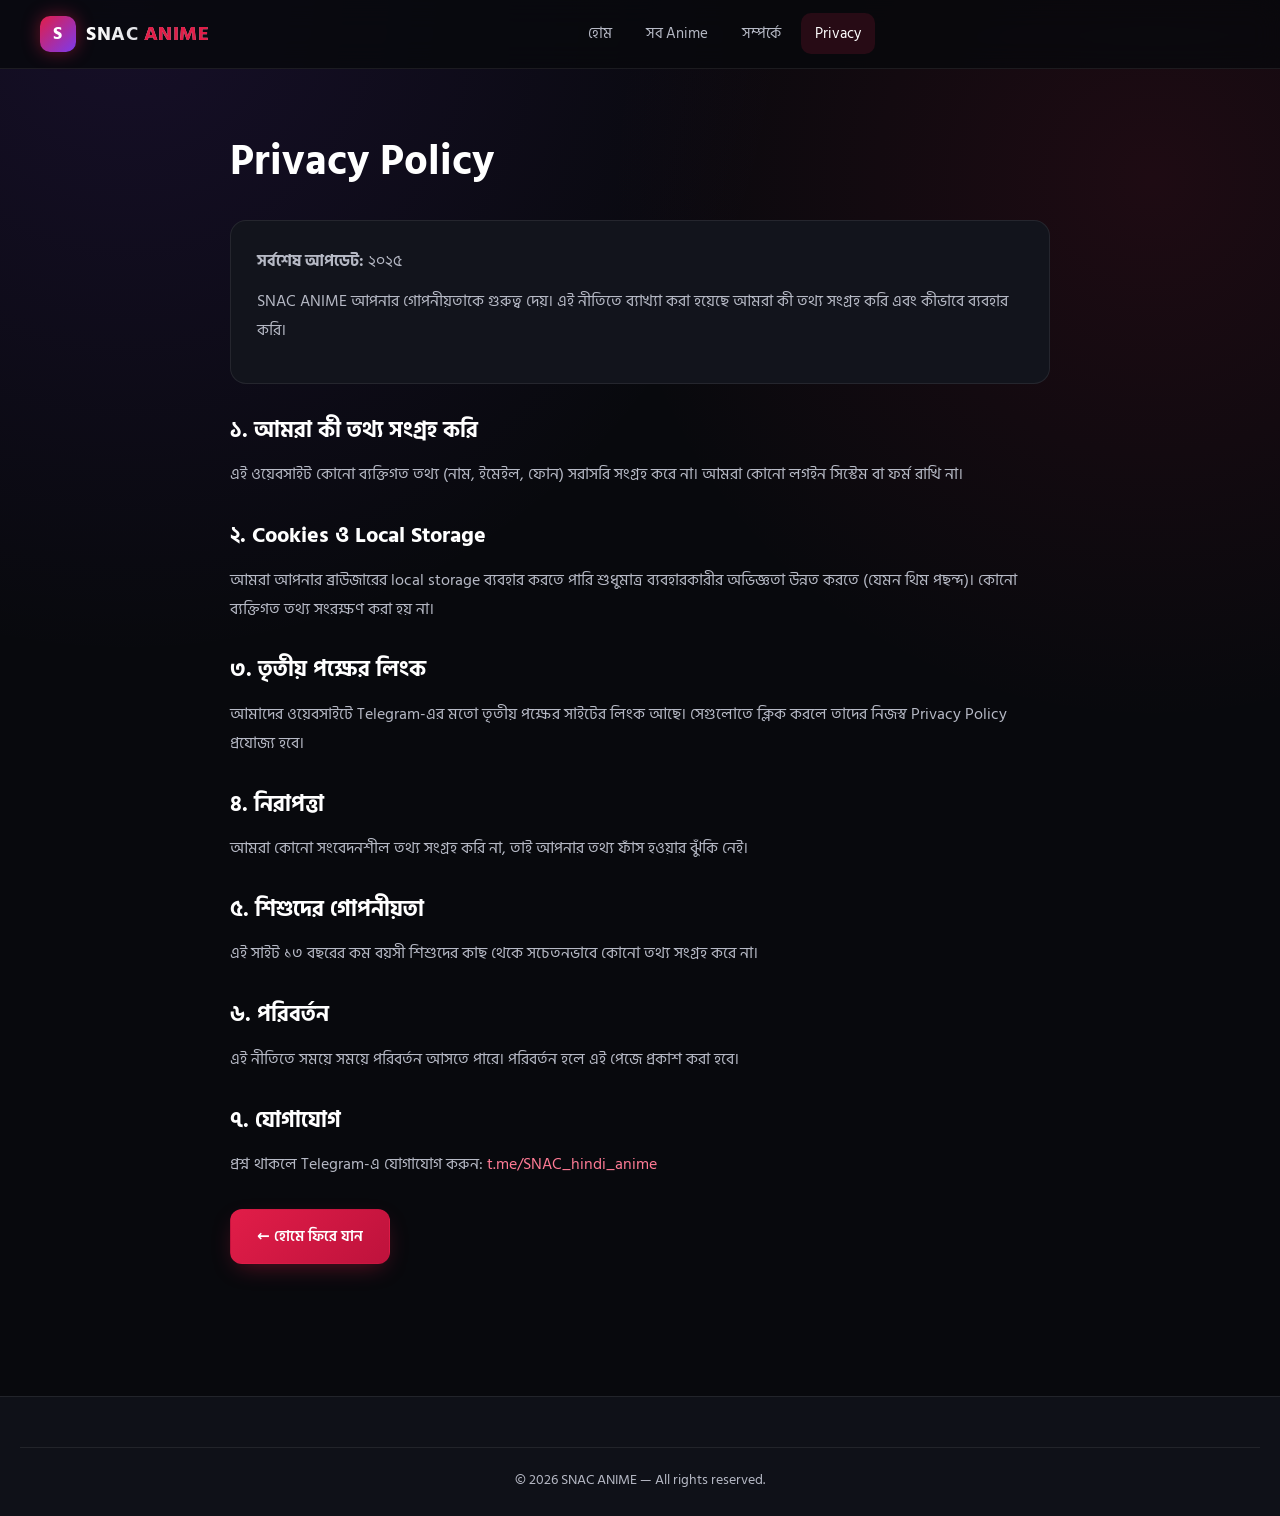
<file: privacy.html>
<!DOCTYPE html>
<html lang="bn">
<head>
  <meta charset="UTF-8" />
  <meta name="viewport" content="width=device-width, initial-scale=1.0" />
  <title>Privacy Policy — SNAC ANIME</title>
  <meta name="description" content="SNAC ANIME-এর Privacy Policy — আপনার তথ্য কীভাবে ব্যবহার করা হয়।" />
  <link href="https://fonts.googleapis.com/css2?family=Hind+Siliguri:wght@400;500;600;700&display=swap" rel="stylesheet" />
  <link rel="stylesheet" href="styles.css" />
</head>
<body>
  <header class="navbar">
    <div class="container nav-inner">
      <a href="index.html" class="logo"><span class="logo-mark">S</span><span class="logo-text">SNAC <span>ANIME</span></span></a>
      <nav><ul class="nav-links">
        <li><a href="index.html">হোম</a></li>
        <li><a href="index.html#all-section">সব Anime</a></li>
        <li><a href="about.html">সম্পর্কে</a></li>
        <li><a href="privacy.html" class="active">Privacy</a></li>
      </ul></nav>
      <div class="nav-actions"><button class="hamburger" onclick="location.href='index.html'">←</button></div>
    </div>
  </header>

  <main class="container page-wrap">
    <h1>Privacy Policy</h1>
    <div class="card-panel">
      <p><strong>সর্বশেষ আপডেট:</strong> ২০২৫</p>
      <p>SNAC ANIME আপনার গোপনীয়তাকে গুরুত্ব দেয়। এই নীতিতে ব্যাখ্যা করা হয়েছে আমরা কী তথ্য সংগ্রহ করি এবং কীভাবে ব্যবহার করি।</p>
    </div>

    <h2>১. আমরা কী তথ্য সংগ্রহ করি</h2>
    <p>এই ওয়েবসাইট কোনো ব্যক্তিগত তথ্য (নাম, ইমেইল, ফোন) সরাসরি সংগ্রহ করে না। আমরা কোনো লগইন সিস্টেম বা ফর্ম রাখি না।</p>

    <h2>২. Cookies ও Local Storage</h2>
    <p>আমরা আপনার ব্রাউজারের local storage ব্যবহার করতে পারি শুধুমাত্র ব্যবহারকারীর অভিজ্ঞতা উন্নত করতে (যেমন থিম পছন্দ)। কোনো ব্যক্তিগত তথ্য সংরক্ষণ করা হয় না।</p>

    <h2>৩. তৃতীয় পক্ষের লিংক</h2>
    <p>আমাদের ওয়েবসাইটে Telegram-এর মতো তৃতীয় পক্ষের সাইটের লিংক আছে। সেগুলোতে ক্লিক করলে তাদের নিজস্ব Privacy Policy প্রযোজ্য হবে।</p>

    <h2>৪. নিরাপত্তা</h2>
    <p>আমরা কোনো সংবেদনশীল তথ্য সংগ্রহ করি না, তাই আপনার তথ্য ফাঁস হওয়ার ঝুঁকি নেই।</p>

    <h2>৫. শিশুদের গোপনীয়তা</h2>
    <p>এই সাইট ১৩ বছরের কম বয়সী শিশুদের কাছ থেকে সচেতনভাবে কোনো তথ্য সংগ্রহ করে না।</p>

    <h2>৬. পরিবর্তন</h2>
    <p>এই নীতিতে সময়ে সময়ে পরিবর্তন আসতে পারে। পরিবর্তন হলে এই পেজে প্রকাশ করা হবে।</p>

    <h2>৭. যোগাযোগ</h2>
    <p>প্রশ্ন থাকলে Telegram-এ যোগাযোগ করুন: <a href="https://t.me/SNAC_hindi_anime" target="_blank" rel="noopener noreferrer" style="color:#ff7b95;">t.me/SNAC_hindi_anime</a></p>

    <p style="margin-top:30px;"><a href="index.html" class="btn btn-primary">← হোমে ফিরে যান</a></p>
  </main>

  <footer class="footer">
    <div class="container footer-bottom">© <span id="year"></span> SNAC ANIME — All rights reserved.</div>
  </footer>
  <script>document.getElementById("year").textContent = new Date().getFullYear();</script>
</body>
</html>
</file>
<file: styles.css>
/* styles.css — SNAC ANIME Premium Theme */

:root {
  --bg: #08090d;
  --bg-soft: #0f1118;
  --card: #12141c;
  --card-hover: #1a1d28;
  --primary: #e11d48;
  --primary-glow: rgba(225, 29, 72, 0.45);
  --secondary: #7c3aed;
  --secondary-glow: rgba(124, 58, 237, 0.4);
  --text: #ffffff;
  --text-soft: #b6b9c5;
  --border: rgba(255, 255, 255, 0.08);
  --radius: 16px;
  --radius-sm: 10px;
  --shadow: 0 8px 30px rgba(0, 0, 0, 0.5);
  --font: "Segoe UI", "Hind Siliguri", "Noto Sans Bengali", system-ui, -apple-system, sans-serif;
}

* { box-sizing: border-box; margin: 0; padding: 0; }

html { scroll-behavior: smooth; }

body {
  font-family: var(--font);
  background: var(--bg);
  color: var(--text);
  line-height: 1.6;
  min-height: 100vh;
  overflow-x: hidden;
  background-image:
    radial-gradient(circle at 10% 0%, rgba(124, 58, 237, 0.12), transparent 45%),
    radial-gradient(circle at 90% 20%, rgba(225, 29, 72, 0.1), transparent 40%);
  background-attachment: fixed;
}

img { max-width: 100%; display: block; }
a { color: inherit; text-decoration: none; }
button { font-family: inherit; cursor: pointer; border: none; background: none; color: inherit; }

.container {
  width: 100%;
  max-width: 1240px;
  margin: 0 auto;
  padding: 0 20px;
}

/* ---------------- NAVBAR ---------------- */
.navbar {
  position: sticky;
  top: 0;
  z-index: 100;
  background: rgba(8, 9, 13, 0.82);
  backdrop-filter: blur(14px);
  border-bottom: 1px solid var(--border);
}
.nav-inner {
  display: flex;
  align-items: center;
  justify-content: space-between;
  height: 68px;
  gap: 16px;
}
.logo {
  display: flex;
  align-items: center;
  gap: 10px;
  font-weight: 800;
  font-size: 1.25rem;
  letter-spacing: 0.5px;
  white-space: nowrap;
}
.logo-mark {
  width: 36px; height: 36px;
  border-radius: 10px;
  background: linear-gradient(135deg, var(--primary), var(--secondary));
  display: grid; place-items: center;
  font-size: 1.1rem;
  box-shadow: 0 0 18px var(--primary-glow);
}
.logo-text { background: linear-gradient(90deg, #fff, var(--text-soft)); -webkit-background-clip: text; background-clip: text; -webkit-text-fill-color: transparent; }
.logo-text span { color: var(--primary); -webkit-text-fill-color: var(--primary); }

.nav-links {
  display: flex;
  align-items: center;
  gap: 6px;
  list-style: none;
}
.nav-links a {
  padding: 8px 14px;
  border-radius: 10px;
  font-size: 0.95rem;
  color: var(--text-soft);
  transition: all 0.2s ease;
  white-space: nowrap;
}
.nav-links a:hover,
.nav-links a.active {
  color: #fff;
  background: rgba(225, 29, 72, 0.14);
}
.nav-actions { display: flex; align-items: center; gap: 10px; }

.search-box {
  position: relative;
}
.search-box input {
  background: var(--bg-soft);
  border: 1px solid var(--border);
  color: var(--text);
  padding: 10px 14px 10px 40px;
  border-radius: 12px;
  font-size: 0.9rem;
  width: 220px;
  outline: none;
  transition: all 0.25s;
}
.search-box input:focus {
  border-color: var(--primary);
  box-shadow: 0 0 0 3px rgba(225, 29, 72, 0.18);
  width: 260px;
}
.search-box .icon {
  position: absolute;
  left: 13px; top: 50%;
  transform: translateY(-50%);
  color: var(--text-soft);
  font-size: 0.95rem;
  pointer-events: none;
}

.hamburger {
  display: none;
  width: 42px; height: 42px;
  border-radius: 10px;
  background: var(--bg-soft);
  border: 1px solid var(--border);
  place-items: center;
  font-size: 1.2rem;
  color: #fff;
}

/* ---------------- HERO ---------------- */
.hero {
  position: relative;
  padding: 90px 0 80px;
  overflow: hidden;
  isolation: isolate;
}
.hero::before {
  content: "";
  position: absolute; inset: 0;
  background:
    radial-gradient(circle at 20% 30%, rgba(225, 29, 72, 0.22), transparent 50%),
    radial-gradient(circle at 80% 70%, rgba(124, 58, 237, 0.22), transparent 55%);
  z-index: -1;
}
.hero::after {
  content: "";
  position: absolute;
  inset: -20% -10% auto auto;
  width: 500px; height: 500px;
  border-radius: 50%;
  border: 1px solid rgba(255, 255, 255, 0.05);
  background: radial-gradient(circle, rgba(124, 58, 237, 0.08), transparent 60%);
  z-index: -1;
  filter: blur(20px);
}
.hero-content { max-width: 720px; }
.badge {
  display: inline-flex;
  align-items: center;
  gap: 8px;
  background: rgba(225, 29, 72, 0.14);
  border: 1px solid rgba(225, 29, 72, 0.35);
  color: #ff7b95;
  padding: 6px 14px;
  border-radius: 999px;
  font-size: 0.8rem;
  font-weight: 600;
  letter-spacing: 0.4px;
  margin-bottom: 22px;
}
.badge .dot {
  width: 8px; height: 8px; border-radius: 50%;
  background: var(--primary);
  box-shadow: 0 0 8px var(--primary);
  animation: pulse 1.6s infinite;
}
@keyframes pulse {
  0%, 100% { opacity: 1; transform: scale(1); }
  50% { opacity: 0.5; transform: scale(1.3); }
}
.hero h1 {
  font-size: clamp(2rem, 5vw, 3.6rem);
  line-height: 1.15;
  font-weight: 800;
  margin-bottom: 18px;
  letter-spacing: -0.5px;
}
.hero h1 .grad {
  background: linear-gradient(90deg, var(--primary), var(--secondary));
  -webkit-background-clip: text;
  background-clip: text;
  -webkit-text-fill-color: transparent;
}
.hero p {
  color: var(--text-soft);
  font-size: clamp(1rem, 2vw, 1.15rem);
  max-width: 560px;
  margin-bottom: 30px;
}
.hero-actions { display: flex; gap: 14px; flex-wrap: wrap; }

.btn {
  display: inline-flex;
  align-items: center;
  justify-content: center;
  gap: 8px;
  padding: 13px 26px;
  border-radius: 12px;
  font-weight: 600;
  font-size: 0.95rem;
  transition: all 0.25s ease;
  white-space: nowrap;
  border: 1px solid transparent;
}
.btn-primary {
  background: linear-gradient(135deg, var(--primary), #be123c);
  color: #fff;
  box-shadow: 0 8px 24px -8px var(--primary-glow);
}
.btn-primary:hover { transform: translateY(-2px); box-shadow: 0 12px 30px -8px var(--primary-glow); }
.btn-ghost {
  background: rgba(255, 255, 255, 0.05);
  border: 1px solid var(--border);
  color: var(--text);
}
.btn-ghost:hover { background: rgba(255, 255, 255, 0.09); border-color: rgba(255,255,255,0.2); }
.btn-tg {
  background: linear-gradient(135deg, #229ed9, #1c8bc0);
  color: #fff;
  width: 100%;
}
.btn-tg:hover { transform: translateY(-2px); box-shadow: 0 8px 24px -8px rgba(34, 158, 217, 0.55); }

/* ---------------- SECTION ---------------- */
.section { padding: 60px 0; }
.section-head {
  display: flex;
  align-items: flex-end;
  justify-content: space-between;
  gap: 16px;
  margin-bottom: 28px;
  flex-wrap: wrap;
}
.section-title {
  font-size: clamp(1.4rem, 3vw, 1.9rem);
  font-weight: 800;
  letter-spacing: -0.3px;
  display: flex;
  align-items: center;
  gap: 12px;
}
.section-title::before {
  content: "";
  width: 6px;
  height: 26px;
  border-radius: 6px;
  background: linear-gradient(180deg, var(--primary), var(--secondary));
  box-shadow: 0 0 12px var(--primary-glow);
}
.section-sub { color: var(--text-soft); font-size: 0.92rem; margin-top: 4px; }

/* ---------------- FILTER BAR ---------------- */
.filter-bar {
  display: flex;
  flex-wrap: wrap;
  gap: 10px;
  align-items: center;
  margin-bottom: 26px;
  padding: 16px;
  background: var(--bg-soft);
  border: 1px solid var(--border);
  border-radius: var(--radius);
}
.filter-bar label {
  font-size: 0.82rem;
  color: var(--text-soft);
  font-weight: 600;
  text-transform: uppercase;
  letter-spacing: 0.6px;
  margin-right: 4px;
}
.filter-bar select,
.filter-bar input[type="search"] {
  background: var(--card);
  color: #fff;
  border: 1px solid var(--border);
  border-radius: 10px;
  padding: 9px 12px;
  font-size: 0.9rem;
  outline: none;
  transition: border-color 0.2s;
  min-width: 150px;
}
.filter-bar select:focus,
.filter-bar input:focus { border-color: var(--primary); }
.filter-bar .spacer { flex: 1; }
.filter-count {
  font-size: 0.85rem;
  color: var(--text-soft);
  white-space: nowrap;
}

/* ---------------- ANIME GRID ---------------- */
.anime-grid {
  display: grid;
  grid-template-columns: repeat(auto-fill, minmax(200px, 1fr));
  gap: 22px;
}
.anime-card {
  background: var(--card);
  border: 1px solid var(--border);
  border-radius: var(--radius);
  overflow: hidden;
  transition: transform 0.3s ease, box-shadow 0.3s ease, border-color 0.3s ease;
  display: flex;
  flex-direction: column;
  position: relative;
}
.anime-card:hover {
  transform: translateY(-6px);
  border-color: rgba(225, 29, 72, 0.4);
  box-shadow: 0 16px 40px -16px var(--primary-glow), 0 0 0 1px rgba(225, 29, 72, 0.2);
}
.poster {
  position: relative;
  aspect-ratio: 3 / 4;
  overflow: hidden;
  background: linear-gradient(135deg, #1a1d28, #0f1118);
}
.poster img {
  width: 100%; height: 100%;
  object-fit: cover;
  transition: transform 0.5s ease;
  opacity: 0;
}
.poster img.loaded { opacity: 1; }
.anime-card:hover .poster img { transform: scale(1.06); }
.poster-fallback {
  position: absolute; inset: 0;
  display: grid; place-items: center;
  background:
    radial-gradient(circle at 30% 20%, rgba(225, 29, 72, 0.35), transparent 55%),
    radial-gradient(circle at 70% 80%, rgba(124, 58, 237, 0.35), transparent 55%),
    linear-gradient(135deg, #181b25, #0f1118);
  padding: 16px;
  text-align: center;
}
.poster-fallback .initials {
  font-size: clamp(1.6rem, 5vw, 2.4rem);
  font-weight: 800;
  letter-spacing: 2px;
  background: linear-gradient(135deg, #fff, #ff7b95, #a78bfa);
  -webkit-background-clip: text;
  background-clip: text;
  -webkit-text-fill-color: transparent;
  line-height: 1.2;
}
.poster-fallback .sub {
  font-size: 0.72rem;
  color: var(--text-soft);
  margin-top: 6px;
  text-transform: uppercase;
  letter-spacing: 1.5px;
}
.poster-badges {
  position: absolute;
  top: 10px; left: 10px;
  display: flex; flex-direction: column; gap: 6px;
  z-index: 2;
}
.pill {
  font-size: 0.65rem;
  font-weight: 700;
  padding: 4px 9px;
  border-radius: 999px;
  text-transform: uppercase;
  letter-spacing: 0.5px;
  backdrop-filter: blur(6px);
  border: 1px solid rgba(255,255,255,0.15);
  width: fit-content;
}
.pill-lang { background: rgba(225, 29, 72, 0.85); color: #fff; }
.pill-status { background: rgba(124, 58, 237, 0.85); color: #fff; }
.pill-rating {
  position: absolute;
  bottom: 10px; right: 10px;
  background: rgba(8, 9, 13, 0.75);
  color: #ffd166;
  font-weight: 700;
  border: 1px solid rgba(255, 209, 102, 0.35);
}
.card-body {
  padding: 14px 14px 16px;
  display: flex;
  flex-direction: column;
  gap: 6px;
  flex: 1;
}
.card-title {
  font-size: 1rem;
  font-weight: 700;
  line-height: 1.3;
  display: -webkit-box;
  -webkit-line-clamp: 2;
  -webkit-box-orient: vertical;
  overflow: hidden;
  min-height: 2.6em;
}
.card-meta {
  font-size: 0.78rem;
  color: var(--text-soft);
  display: flex;
  gap: 8px;
  flex-wrap: wrap;
}
.card-meta .genre { color: #ff7b95; font-weight: 600; }
.card-actions {
  display: flex;
  gap: 8px;
  margin-top: 10px;
}
.card-actions .btn {
  flex: 1;
  padding: 9px 10px;
  font-size: 0.8rem;
  border-radius: 10px;
}
.card-actions .btn-details {
  background: rgba(255, 255, 255, 0.06);
  border: 1px solid var(--border);
  color: #fff;
}
.card-actions .btn-details:hover { background: rgba(255,255,255,0.12); }
.card-actions .btn-tg {
  background: linear-gradient(135deg, #229ed9, #1c8bc0);
  color: #fff;
  width: auto;
}

/* ---------------- EMPTY STATE ---------------- */
.empty-state {
  text-align: center;
  padding: 60px 20px;
  color: var(--text-soft);
  border: 1px dashed var(--border);
  border-radius: var(--radius);
  background: var(--bg-soft);
}
.empty-state .emoji { font-size: 3rem; margin-bottom: 14px; }
.empty-state h3 { color: #fff; margin-bottom: 6px; font-size: 1.2rem; }

/* ---------------- CATEGORIES ---------------- */
.cat-grid {
  display: grid;
  grid-template-columns: repeat(auto-fill, minmax(160px, 1fr));
  gap: 16px;
}
.cat-card {
  padding: 26px 18px;
  border-radius: var(--radius);
  background: linear-gradient(135deg, var(--card), var(--bg-soft));
  border: 1px solid var(--border);
  text-align: center;
  transition: all 0.3s ease;
  cursor: pointer;
  position: relative;
  overflow: hidden;
}
.cat-card::before {
  content: "";
  position: absolute; inset: 0;
  background: linear-gradient(135deg, rgba(225, 29, 72, 0.18), rgba(124, 58, 237, 0.18));
  opacity: 0;
  transition: opacity 0.3s;
}
.cat-card:hover { transform: translateY(-4px); border-color: rgba(225, 29, 72, 0.4); }
.cat-card:hover::before { opacity: 1; }
.cat-card .cat-icon { font-size: 2rem; margin-bottom: 8px; position: relative; }
.cat-card .cat-name { font-weight: 700; font-size: 1rem; position: relative; }
.cat-card .cat-count { font-size: 0.78rem; color: var(--text-soft); margin-top: 4px; position: relative; }

/* ---------------- TELEGRAM BANNER ---------------- */
.tg-banner {
  margin: 40px 0;
  padding: 40px 30px;
  border-radius: 20px;
  background:
    radial-gradient(circle at 100% 0%, rgba(34, 158, 217, 0.28), transparent 55%),
    radial-gradient(circle at 0% 100%, rgba(225, 29, 72, 0.25), transparent 55%),
    var(--card);
  border: 1px solid var(--border);
  display: flex;
  align-items: center;
  justify-content: space-between;
  gap: 24px;
  flex-wrap: wrap;
}
.tg-banner h3 { font-size: clamp(1.2rem, 3vw, 1.6rem); margin-bottom: 8px; }
.tg-banner p { color: var(--text-soft); max-width: 520px; }
.tg-banner .btn-tg { width: auto; padding: 14px 30px; font-size: 1rem; }

/* ---------------- DETAIL MODAL ---------------- */
.modal-overlay {
  position: fixed; inset: 0;
  background: rgba(0, 0, 0, 0.75);
  backdrop-filter: blur(6px);
  display: none;
  align-items: center;
  justify-content: center;
  padding: 20px;
  z-index: 200;
  animation: fadeIn 0.25s ease;
}
.modal-overlay.open { display: flex; }
@keyframes fadeIn { from { opacity: 0; } to { opacity: 1; } }
.modal {
  background: var(--card);
  border: 1px solid var(--border);
  border-radius: 20px;
  max-width: 640px;
  width: 100%;
  max-height: 90vh;
  overflow-y: auto;
  position: relative;
  box-shadow: 0 30px 80px rgba(0, 0, 0, 0.7);
  animation: modalIn 0.3s cubic-bezier(0.2, 0.9, 0.3, 1.2);
}
@keyframes modalIn { from { transform: translateY(20px) scale(0.97); opacity: 0; } to { transform: none; opacity: 1; } }
.modal-close {
  position: absolute; top: 14px; right: 14px;
  width: 36px; height: 36px;
  border-radius: 50%;
  background: rgba(0, 0, 0, 0.55);
  color: #fff;
  display: grid; place-items: center;
  font-size: 1.1rem;
  z-index: 3;
}
.modal-close:hover { background: var(--primary); }
.modal-poster {
  width: 100%;
  aspect-ratio: 16 / 9;
  position: relative;
  overflow: hidden;
  background: var(--bg-soft);
}
.modal-poster .poster {
  position: absolute;
  inset: 0;
  aspect-ratio: auto;
}
.modal-poster .poster img {
  width: 100%;
  height: 100%;
  object-fit: cover;
}
.modal-body { padding: 22px; }
.modal-body h2 { font-size: 1.5rem; margin-bottom: 6px; }
.modal-body .sub-title { color: #ff7b95; font-size: 0.95rem; margin-bottom: 14px; }
.modal-tags { display: flex; flex-wrap: wrap; gap: 8px; margin-bottom: 16px; }
.tag {
  font-size: 0.75rem;
  padding: 5px 11px;
  border-radius: 999px;
  background: rgba(255, 255, 255, 0.06);
  border: 1px solid var(--border);
  color: var(--text-soft);
}
.modal-body p.desc { color: var(--text-soft); margin-bottom: 20px; line-height: 1.7; }
.modal-body .btn-tg { width: 100%; }

/* ---------------- FOOTER ---------------- */
.footer {
  margin-top: 60px;
  border-top: 1px solid var(--border);
  padding: 50px 0 24px;
  background: var(--bg-soft);
}
.footer-grid {
  display: grid;
  grid-template-columns: 1.4fr 1fr 1fr 1fr;
  gap: 30px;
  margin-bottom: 34px;
}
.footer h4 { font-size: 0.95rem; margin-bottom: 14px; color: #fff; }
.footer ul { list-style: none; display: flex; flex-direction: column; gap: 9px; }
.footer a { color: var(--text-soft); font-size: 0.9rem; transition: color 0.2s; }
.footer a:hover { color: var(--primary); }
.footer .desc { color: var(--text-soft); font-size: 0.9rem; margin-top: 12px; max-width: 300px; }
.footer-bottom {
  border-top: 1px solid var(--border);
  padding-top: 22px;
  text-align: center;
  color: var(--text-soft);
  font-size: 0.85rem;
}

/* ---------------- PAGE CONTENT (about etc.) ---------------- */
.page-wrap { padding: 60px 0; max-width: 820px; margin: 0 auto; }
.page-wrap h1 { font-size: clamp(1.8rem, 4vw, 2.6rem); margin-bottom: 24px; }
.page-wrap h2 { font-size: 1.35rem; margin: 30px 0 12px; color: #fff; }
.page-wrap p, .page-wrap li { color: var(--text-soft); margin-bottom: 12px; line-height: 1.8; }
.page-wrap ul { padding-left: 22px; }
.card-panel {
  background: var(--card);
  border: 1px solid var(--border);
  border-radius: var(--radius);
  padding: 26px;
  margin-bottom: 20px;
}

/* ---------------- 404 ---------------- */
.center-screen {
  min-height: calc(100vh - 68px);
  display: grid;
  place-items: center;
  text-align: center;
  padding: 40px 20px;
}
.err-code {
  font-size: clamp(5rem, 18vw, 10rem);
  font-weight: 900;
  background: linear-gradient(135deg, var(--primary), var(--secondary));
  -webkit-background-clip: text;
  background-clip: text;
  -webkit-text-fill-color: transparent;
  line-height: 1;
}
.center-screen h1 { font-size: 1.6rem; margin: 10px 0; }
.center-screen p { color: var(--text-soft); margin-bottom: 24px; }

/* ---------------- SKELETON ---------------- */
.skeleton {
  background: linear-gradient(90deg, #12141c 25%, #1a1d28 50%, #12141c 75%);
  background-size: 200% 100%;
  animation: shimmer 1.4s infinite;
}
@keyframes shimmer { 0% { background-position: 200% 0; } 100% { background-position: -200% 0; } }

/* ---------------- BACK TO TOP ---------------- */
.to-top {
  position: fixed;
  bottom: 24px; right: 24px;
  width: 46px; height: 46px;
  border-radius: 50%;
  background: linear-gradient(135deg, var(--primary), var(--secondary));
  color: #fff;
  display: grid; place-items: center;
  font-size: 1.1rem;
  opacity: 0; pointer-events: none;
  transition: all 0.3s ease;
  box-shadow: 0 10px 30px -8px var(--primary-glow);
  z-index: 90;
}
.to-top.show { opacity: 1; pointer-events: auto; }
.to-top:hover { transform: translateY(-4px); }

/* ---------------- RESPONSIVE ---------------- */
@media (max-width: 980px) {
  .footer-grid { grid-template-columns: 1fr 1fr; }
}
@media (max-width: 820px) {
  .nav-links, .nav-actions .search-box { display: none; }
  .hamburger { display: grid; }
  .navbar { position: sticky; }
  .mobile-menu {
    display: flex;
    flex-direction: column;
    gap: 4px;
    padding: 14px 20px 20px;
    background: rgba(8, 9, 13, 0.98);
    border-top: 1px solid var(--border);
  }
  .mobile-menu a, .mobile-menu button {
    padding: 12px 14px;
    border-radius: 10px;
    color: var(--text-soft);
    text-align: left;
    font-size: 0.98rem;
  }
  .mobile-menu a:hover, .mobile-menu button:hover { background: rgba(225, 29, 72, 0.14); color: #fff; }
  .mobile-menu .m-search {
    display: flex; align-items: center; gap: 8px;
    margin: 6px 0 8px;
    background: var(--card);
    border: 1px solid var(--border);
    border-radius: 10px;
    padding: 4px 10px;
  }
  .mobile-menu .m-search input {
    flex: 1; background: none; border: none; color: #fff; padding: 10px 6px; outline: none; font-size: 0.95rem;
  }
  .hero { padding: 60px 0 60px; }
  .anime-grid { grid-template-columns: repeat(auto-fill, minmax(150px, 1fr)); gap: 16px; }
  .cat-grid { grid-template-columns: repeat(auto-fill, minmax(130px, 1fr)); }
  .tg-banner { flex-direction: column; text-align: center; }
  .tg-banner .btn-tg { width: 100%; }
  .filter-bar select, .filter-bar input[type="search"] { min-width: 0; flex: 1 1 130px; }
}
@media (max-width: 520px) {
  .container { padding: 0 16px; }
  .logo-text { font-size: 1rem; }
  .hero h1 { font-size: 1.85rem; }
  .hero-actions .btn { flex: 1 1 100%; }
  .footer-grid { grid-template-columns: 1fr; }
  .anime-grid { grid-template-columns: repeat(2, 1fr); gap: 12px; }
  .card-body { padding: 12px 12px 14px; }
  .card-title { font-size: 0.92rem; }
  .card-actions .btn { font-size: 0.74rem; padding: 8px 6px; }
  .section-head { flex-direction: column; align-items: flex-start; }
  .section-title { font-size: 1.25rem; }
}
@media (prefers-reduced-motion: reduce) {
  *, *::before, *::after { animation-duration: 0.001ms !important; transition-duration: 0.001ms !important; }
}
</file>
